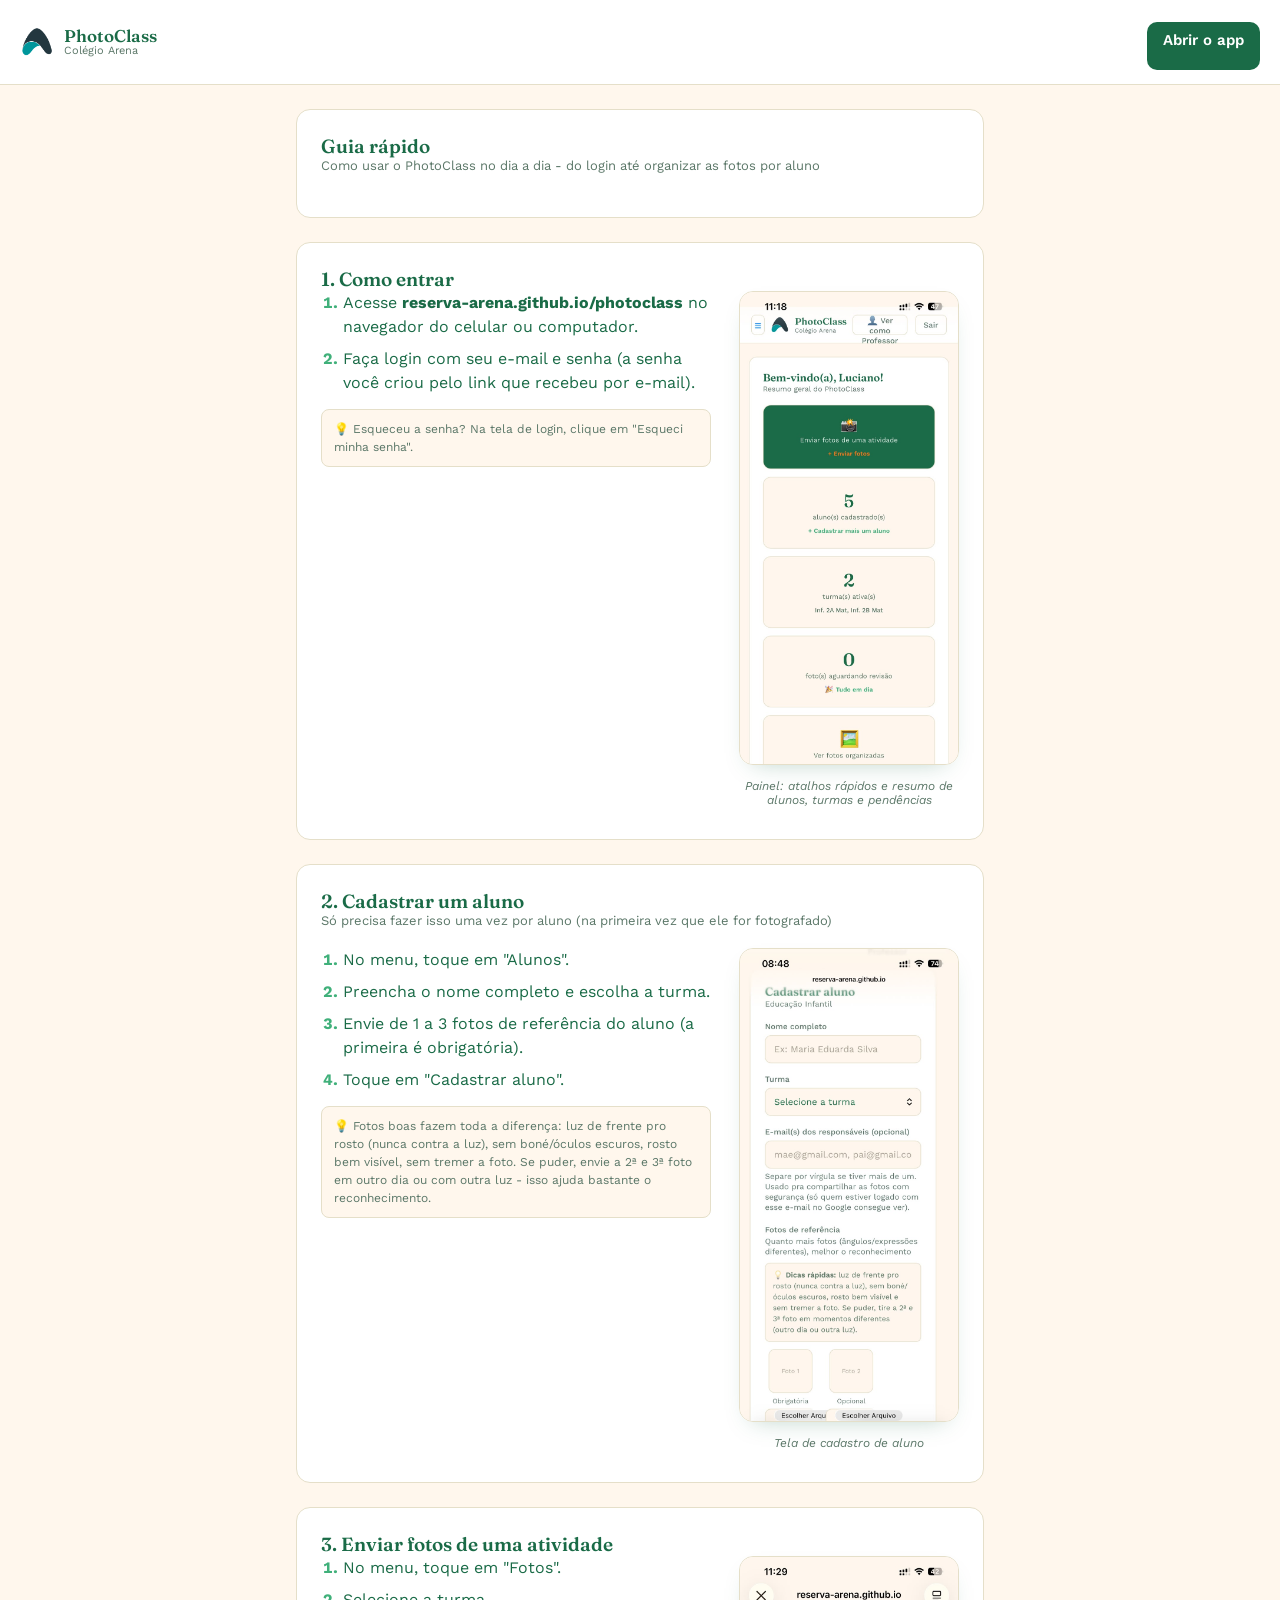
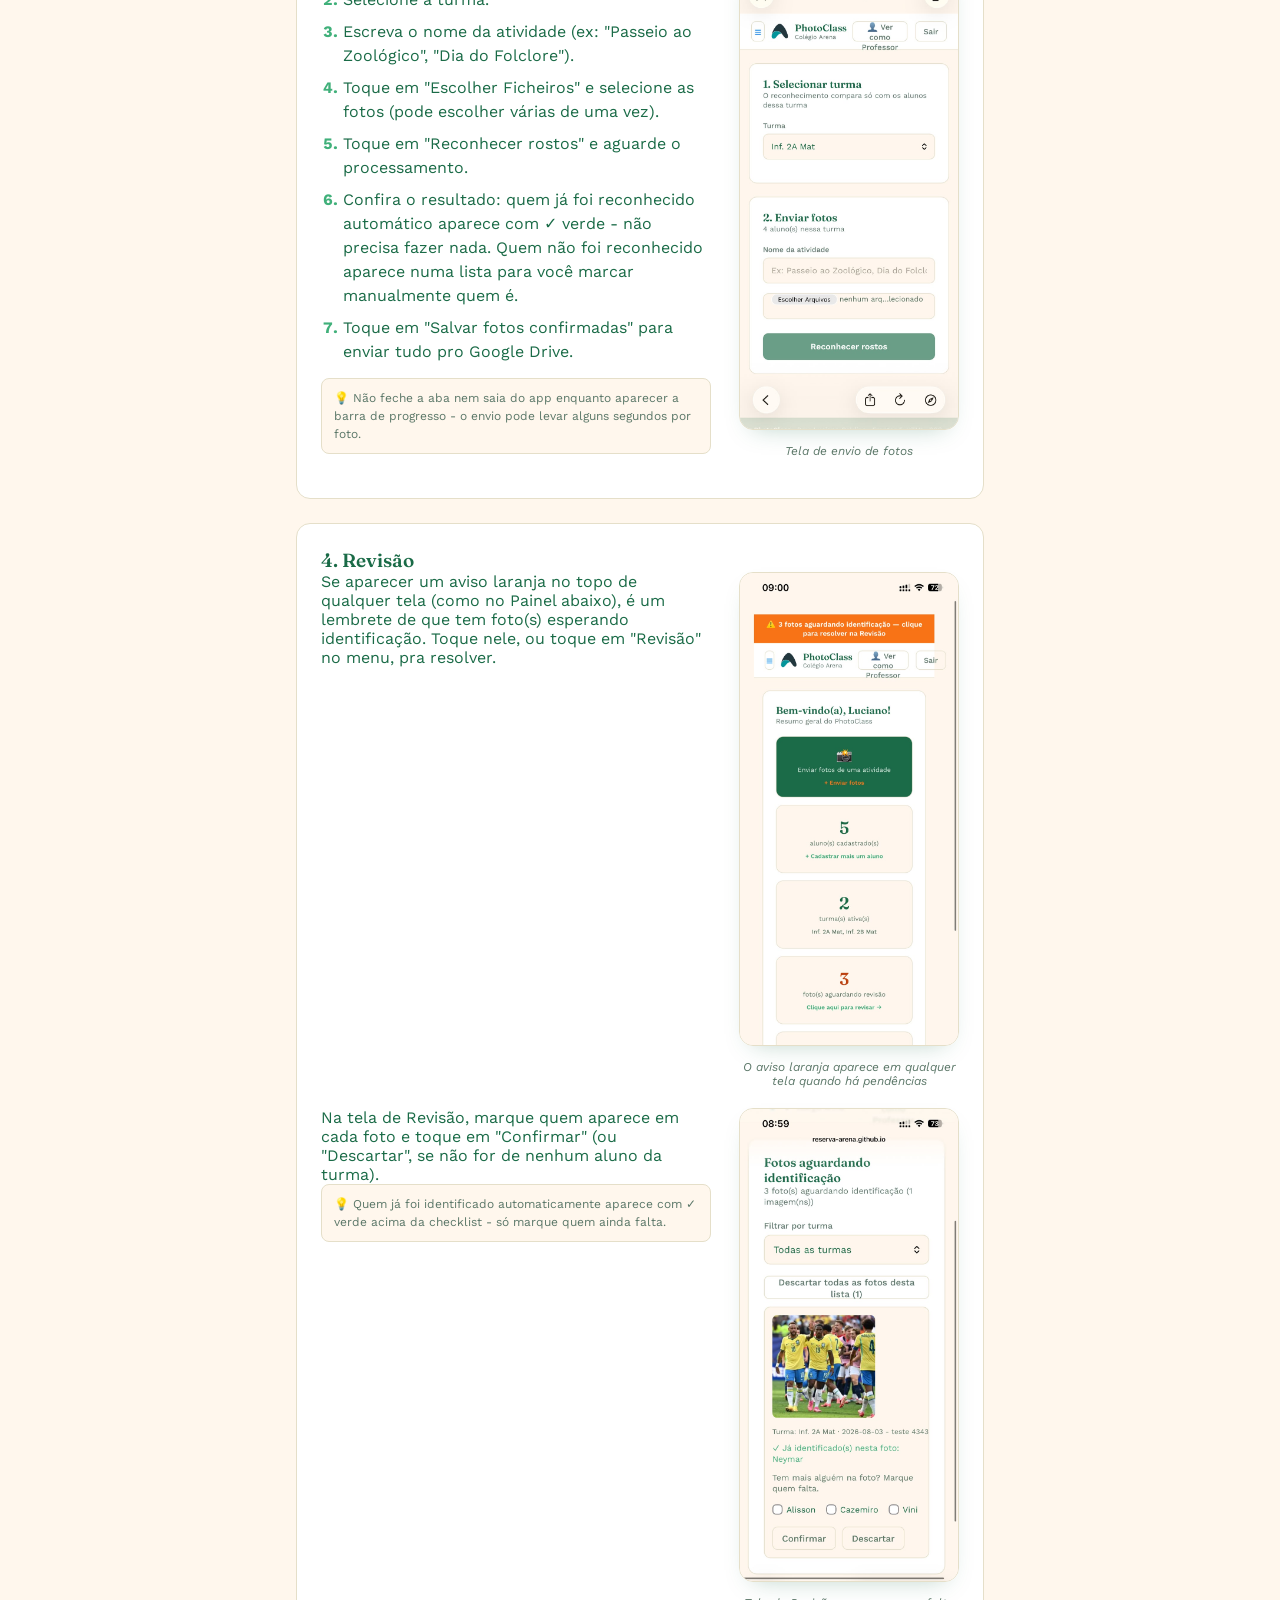
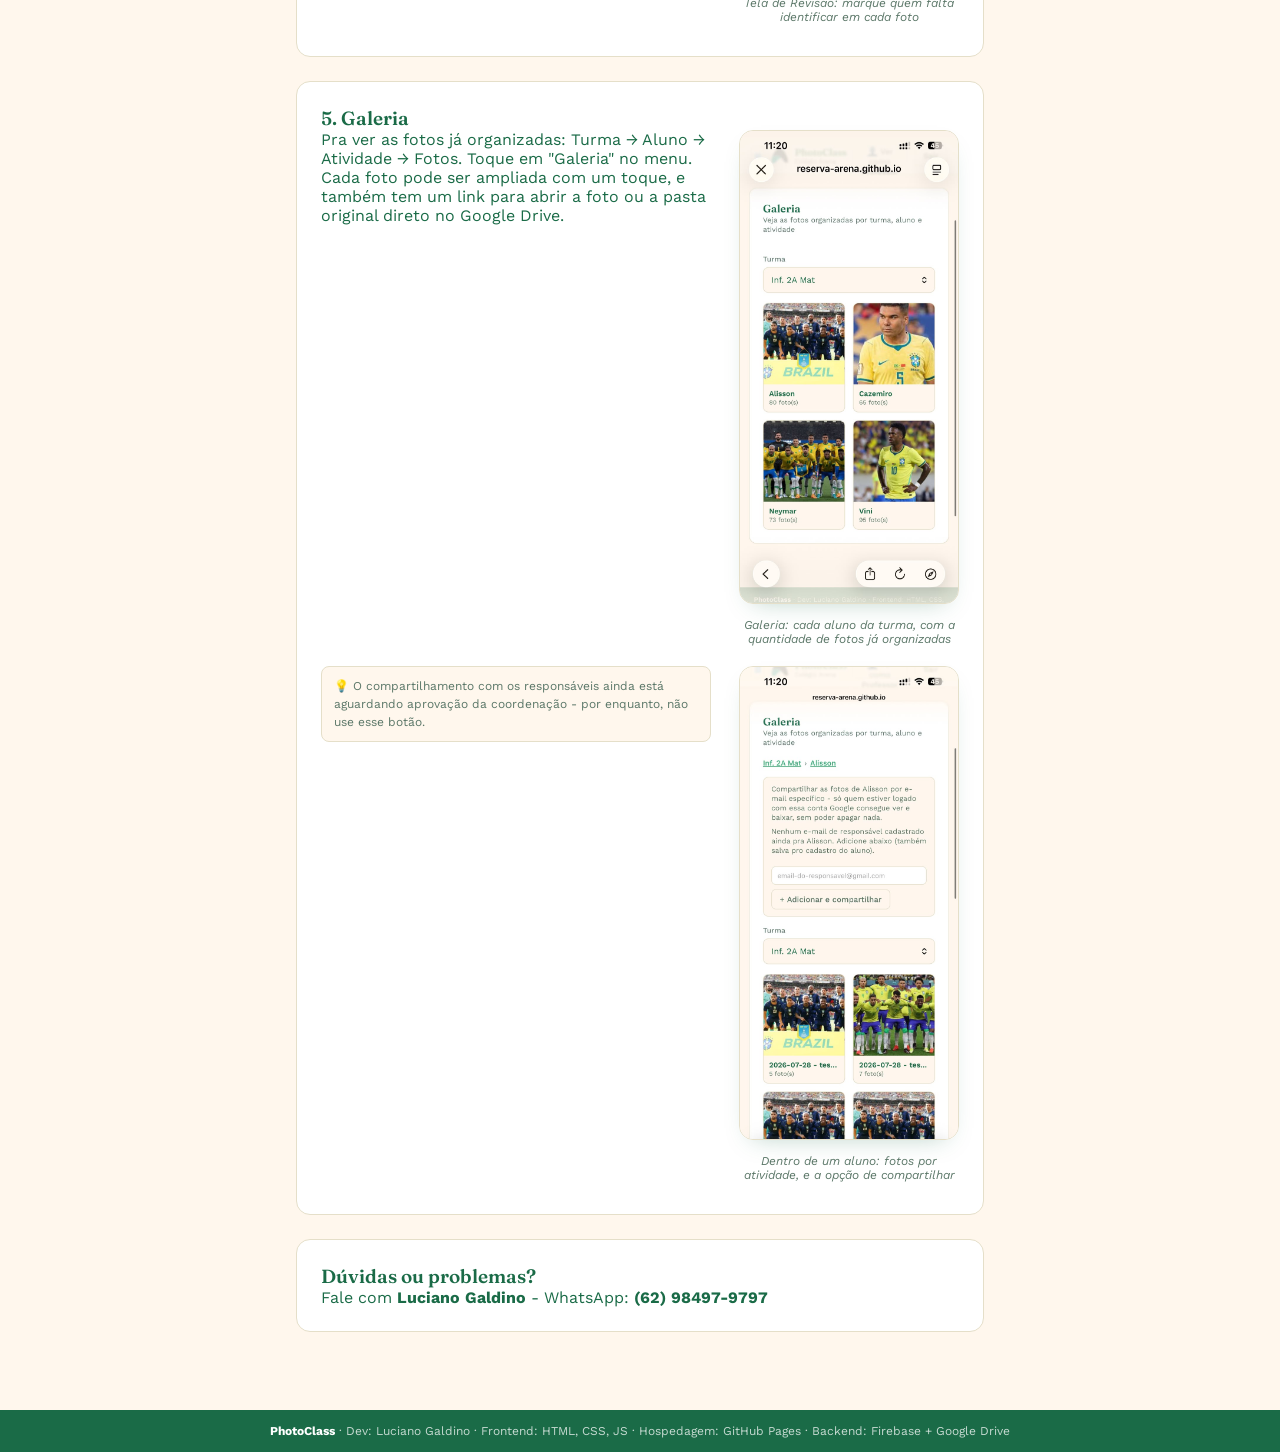
<file: guia.html>
<!DOCTYPE html>
<html lang="pt-BR">
<head>
  <meta charset="UTF-8">
  <meta name="viewport" content="width=device-width, initial-scale=1.0">
  <title>PhotoClass - Guia Rápido</title>
  <link rel="preconnect" href="https://fonts.googleapis.com">
  <link rel="preconnect" href="https://fonts.gstatic.com" crossorigin>
  <link href="https://fonts.googleapis.com/css2?family=Fraunces:wght@500;600&family=Work+Sans:wght@400;500;600&display=swap" rel="stylesheet">
  <link rel="stylesheet" href="css/style.css?v=20260821a">
</head>
<body>

  <header class="app-header">
    <div class="app-header-brand">
      <img src="img/arena-logo.png" alt="Colégio Arena" class="brand-logo">
      <div class="app-header-titles">
        <span class="app-header-title">PhotoClass</span>
        <span class="app-header-subtitle">Colégio Arena</span>
      </div>
    </div>
    <div class="app-header-actions">
      <a href="index.html" class="btn-primary" style="text-decoration:none; line-height:36px; padding: 0 16px;">Abrir o app</a>
    </div>
  </header>

  <main class="app-main">

    <section class="card">
      <h2>Guia rápido</h2>
      <p class="card-subtitle">Como usar o PhotoClass no dia a dia - do login até organizar as fotos por aluno</p>
    </section>

    <section class="card">
      <h2 id="entrar">1. Como entrar</h2>
      <div class="guia-bloco">
        <div class="guia-texto">
          <ol class="guia-passos">
            <li>Acesse <strong>reserva-arena.github.io/photoclass</strong> no navegador do celular ou computador.</li>
            <li>Faça login com seu e-mail e senha (a senha você criou pelo link que recebeu por e-mail).</li>
          </ol>
          <div class="photo-tips">💡 Esqueceu a senha? Na tela de login, clique em "Esqueci minha senha".</div>
        </div>
        <div class="guia-imagem">
          <img src="img/guia/painel.jpeg" alt="Tela do Painel" class="js-abrir-guia-foto">
          <p class="guia-legenda">Painel: atalhos rápidos e resumo de alunos, turmas e pendências</p>
        </div>
      </div>
    </section>

    <section class="card">
      <h2 id="cadastrar">2. Cadastrar um aluno</h2>
      <p class="card-subtitle">Só precisa fazer isso uma vez por aluno (na primeira vez que ele for fotografado)</p>
      <div class="guia-bloco">
        <div class="guia-texto">
          <ol class="guia-passos">
            <li>No menu, toque em "Alunos".</li>
            <li>Preencha o nome completo e escolha a turma.</li>
            <li>Envie de 1 a 3 fotos de referência do aluno (a primeira é obrigatória).</li>
            <li>Toque em "Cadastrar aluno".</li>
          </ol>
          <div class="photo-tips">💡 Fotos boas fazem toda a diferença: luz de frente pro rosto (nunca contra a luz), sem boné/óculos escuros, rosto bem visível, sem tremer a foto. Se puder, envie a 2ª e 3ª foto em outro dia ou com outra luz - isso ajuda bastante o reconhecimento.</div>
        </div>
        <div class="guia-imagem">
          <img src="img/guia/cadastrar-aluno.jpeg" alt="Tela de cadastro de aluno" class="js-abrir-guia-foto">
          <p class="guia-legenda">Tela de cadastro de aluno</p>
        </div>
      </div>
    </section>

    <section class="card">
      <h2 id="fotos">3. Enviar fotos de uma atividade</h2>
      <div class="guia-bloco">
        <div class="guia-texto">
          <ol class="guia-passos">
            <li>No menu, toque em "Fotos".</li>
            <li>Selecione a turma.</li>
            <li>Escreva o nome da atividade (ex: "Passeio ao Zoológico", "Dia do Folclore").</li>
            <li>Toque em "Escolher Ficheiros" e selecione as fotos (pode escolher várias de uma vez).</li>
            <li>Toque em "Reconhecer rostos" e aguarde o processamento.</li>
            <li>Confira o resultado: quem já foi reconhecido automático aparece com ✓ verde - não precisa fazer nada. Quem não foi reconhecido aparece numa lista para você marcar manualmente quem é.</li>
            <li>Toque em "Salvar fotos confirmadas" para enviar tudo pro Google Drive.</li>
          </ol>
          <div class="photo-tips">💡 Não feche a aba nem saia do app enquanto aparecer a barra de progresso - o envio pode levar alguns segundos por foto.</div>
        </div>
        <div class="guia-imagem">
          <img src="img/guia/fotos.jpeg" alt="Tela de envio de fotos" class="js-abrir-guia-foto">
          <p class="guia-legenda">Tela de envio de fotos</p>
        </div>
      </div>
    </section>

    <section class="card">
      <h2 id="revisao">4. Revisão</h2>
      <div class="guia-bloco">
        <div class="guia-texto">
          <p>Se aparecer um aviso laranja no topo de qualquer tela (como no Painel abaixo), é um lembrete de que tem foto(s) esperando identificação. Toque nele, ou toque em "Revisão" no menu, pra resolver.</p>
        </div>
        <div class="guia-imagem">
          <img src="img/guia/painel-alerta.jpeg" alt="Painel com aviso de fotos pendentes" class="js-abrir-guia-foto">
          <p class="guia-legenda">O aviso laranja aparece em qualquer tela quando há pendências</p>
        </div>
      </div>
      <div class="guia-bloco" style="margin-top: 20px;">
        <div class="guia-texto">
          <p>Na tela de Revisão, marque quem aparece em cada foto e toque em "Confirmar" (ou "Descartar", se não for de nenhum aluno da turma).</p>
          <div class="photo-tips">💡 Quem já foi identificado automaticamente aparece com ✓ verde acima da checklist - só marque quem ainda falta.</div>
        </div>
        <div class="guia-imagem">
          <img src="img/guia/revisao.jpeg" alt="Tela de Revisão" class="js-abrir-guia-foto">
          <p class="guia-legenda">Tela de Revisão: marque quem falta identificar em cada foto</p>
        </div>
      </div>
    </section>

    <section class="card">
      <h2 id="galeria">5. Galeria</h2>
      <div class="guia-bloco">
        <div class="guia-texto">
          <p>Pra ver as fotos já organizadas: Turma → Aluno → Atividade → Fotos. Toque em "Galeria" no menu. Cada foto pode ser ampliada com um toque, e também tem um link para abrir a foto ou a pasta original direto no Google Drive.</p>
        </div>
        <div class="guia-imagem">
          <img src="img/guia/galeria-turma.jpeg" alt="Tela da Galeria por turma" class="js-abrir-guia-foto">
          <p class="guia-legenda">Galeria: cada aluno da turma, com a quantidade de fotos já organizadas</p>
        </div>
      </div>
      <div class="guia-bloco" style="margin-top: 20px;">
        <div class="guia-texto">
          <div class="photo-tips">💡 O compartilhamento com os responsáveis ainda está aguardando aprovação da coordenação - por enquanto, não use esse botão.</div>
        </div>
        <div class="guia-imagem">
          <img src="img/guia/galeria-compartilhar.jpeg" alt="Tela de compartilhamento da Galeria" class="js-abrir-guia-foto">
          <p class="guia-legenda">Dentro de um aluno: fotos por atividade, e a opção de compartilhar</p>
        </div>
      </div>
    </section>

    <section class="card">
      <h2>Dúvidas ou problemas?</h2>
      <p>Fale com <strong>Luciano Galdino</strong> - WhatsApp: <strong>(62) 98497-9797</strong></p>
    </section>

  </main>

  <footer class="app-footer">
    <strong>PhotoClass</strong> · Dev: Luciano Galdino · Frontend: HTML, CSS, JS · Hospedagem: GitHub Pages · Backend: Firebase + Google Drive
  </footer>

  <script>
    document.querySelectorAll(".js-abrir-guia-foto").forEach((img) => {
      img.addEventListener("click", () => {
        const overlay = document.createElement("div");
        overlay.className = "lightbox-overlay";
        overlay.innerHTML = `<img src="${img.src}" alt="Foto ampliada">`;
        overlay.addEventListener("click", () => overlay.remove());
        document.body.appendChild(overlay);
      });
    });
  </script>
</body>
</html>
</file>
<file: css/style.css>
/* ============================================
   PhotoClass - Estilos Gerais
   ============================================
   Direção visual: paleta em tons de verde + creme, alinhada com o
   Reserva Arena (mesmo "ar de família" entre os apps da escola),
   tipografia serifada com personalidade para o nome do app,
   e um motivo de "fotos empilhadas" como assinatura visual —
   remete diretamente ao que o app faz: organizar fotos.
*/

:root {
  --color-bg: #FFF7ED;
  --color-navy: #1A6B47;
  --color-navy-light: #5B7768;
  --color-amber: #F97316;
  --color-amber-dark: #C2410C;
  --color-teal: #40B07A;
  --color-red: #EF4444;
  --color-white: #FFFFFF;
  --color-border: #E5DFC9;

  --font-display: 'Fraunces', serif;
  --font-body: 'Work Sans', system-ui, sans-serif;

  --radius: 14px;
}

* {
  margin: 0;
  padding: 0;
  box-sizing: border-box;
}

body {
  font-family: var(--font-body);
  background: var(--color-bg);
  color: var(--color-navy);
  min-height: 100vh;
}

/* ---------- Tela de Login ---------- */

.login-screen {
  min-height: 100vh;
  display: flex;
  align-items: center;
  justify-content: center;
  padding: 1.5rem;
  position: relative;
  overflow: hidden;
}

.photo-stack {
  position: absolute;
  width: 340px;
  height: 420px;
  pointer-events: none;
}

.stack-card {
  position: absolute;
  inset: 0;
  border-radius: var(--radius);
  border: 1px solid var(--color-border);
}

.stack-card--back {
  background: var(--color-amber);
  opacity: 0.18;
  transform: rotate(-7deg);
}

.stack-card--mid {
  background: var(--color-teal);
  opacity: 0.14;
  transform: rotate(5deg);
}

.login-card {
  position: relative;
  width: 100%;
  max-width: 380px;
  background: var(--color-white);
  border-radius: var(--radius);
  border: 1px solid var(--color-border);
  padding: 2.25rem 2rem;
  box-shadow: 0 20px 40px -20px rgba(26, 107, 71, 0.25);
}

.brand {
  display: flex;
  align-items: center;
  gap: 12px;
  margin-bottom: 2rem;
}

.brand-mark {
  width: 44px;
  height: 44px;
  flex-shrink: 0;
  border-radius: 10px;
  background: var(--color-amber);
  color: var(--color-navy);
  display: flex;
  align-items: center;
  justify-content: center;
  font-family: var(--font-display);
  font-weight: 600;
  font-size: 17px;
}

.brand h1 {
  font-family: var(--font-display);
  font-weight: 600;
  font-size: 22px;
  color: var(--color-navy);
  line-height: 1.2;
}

.brand-tagline {
  font-size: 13px;
  color: var(--color-navy-light);
  margin-top: 2px;
}

/* ---------- Formulário ---------- */

.field {
  margin-bottom: 1.1rem;
}

.field label {
  display: block;
  font-size: 13px;
  font-weight: 500;
  color: var(--color-navy-light);
  margin-bottom: 6px;
}

.field input {
  width: 100%;
  height: 46px;
  padding: 0 14px;
  font-family: var(--font-body);
  font-size: 15px;
  color: var(--color-navy);
  background: var(--color-bg);
  border: 1px solid var(--color-border);
  border-radius: 10px;
  outline: none;
  transition: border-color 0.15s ease, box-shadow 0.15s ease;
}

.field input::placeholder {
  color: #A6A290;
}

.field input:focus {
  border-color: var(--color-amber);
  box-shadow: 0 0 0 3px rgba(249, 115, 22, 0.25);
}

.error-message {
  font-size: 13px;
  color: var(--color-red);
  background: rgba(239, 68, 68, 0.08);
  border-radius: 8px;
  padding: 10px 12px;
  margin-bottom: 1rem;
}

.btn-primary {
  width: 100%;
  height: 48px;
  margin-top: 0.5rem;
  background: var(--color-navy);
  color: var(--color-white);
  font-family: var(--font-body);
  font-weight: 600;
  font-size: 15px;
  border: none;
  border-radius: 10px;
  cursor: pointer;
  transition: background 0.15s ease, transform 0.1s ease;
}

.btn-primary:hover {
  background: var(--color-navy-light);
}

.btn-primary:active {
  transform: scale(0.98);
}

.btn-primary:disabled {
  opacity: 0.65;
  cursor: default;
}

/* ---------- Responsivo (mobile-first já é o padrão acima) ---------- */

@media (max-width: 420px) {
  .login-card {
    padding: 1.75rem 1.5rem;
  }

  .photo-stack {
    display: none;
  }
}

/* ============================================
   Layout interno do app (páginas pós-login)
   ============================================ */

.app-header {
  position: relative;
  display: flex;
  align-items: center;
  gap: 10px;
  padding: 14px 20px;
  background: var(--color-white);
  border-bottom: 1px solid var(--color-border);
}

.app-header-brand {
  display: flex;
  align-items: center;
  gap: 10px;
}

.app-header .brand-mark {
  width: 34px;
  height: 34px;
  font-size: 13px;
}

.brand-logo {
  width: 34px;
  height: 34px;
  object-fit: contain;
  flex-shrink: 0;
}

.app-header-titles {
  display: flex;
  flex-direction: column;
  line-height: 1.15;
}

.app-header-subtitle {
  font-size: 11px;
  color: var(--color-navy-light);
}

.brand-logo--grande {
  width: 44px;
  height: 44px;
}

.app-header-title {
  font-family: var(--font-display);
  font-weight: 600;
  font-size: 17px;
  color: var(--color-navy);
}

.app-header-actions {
  display: flex;
  align-items: center;
  gap: 14px;
  margin-left: auto;
}

.app-header-email {
  font-size: 12px;
  color: var(--color-navy-light);
  word-break: break-all;
}

.btn-ghost {
  height: 36px;
  padding: 0 14px;
  background: transparent;
  color: var(--color-navy-light);
  font-family: var(--font-body);
  font-weight: 500;
  font-size: 14px;
  border: 1px solid var(--color-border);
  border-radius: 8px;
  cursor: pointer;
}

.btn-ghost:hover {
  background: var(--color-bg);
}

/* ---------- Menu lateral fixo (desktop) + barra + gaveta (celular) ---------- */

.app-topbar-mobile {
  display: none;
}

.mobile-menu-toggle {
  display: inline-flex;
  align-items: center;
  justify-content: center;
  width: 36px;
  height: 36px;
  border-radius: 8px;
  border: 1px solid var(--color-border);
  background: var(--color-white);
  font-size: 18px;
  cursor: pointer;
  flex-shrink: 0;
}

.app-sidebar {
  position: fixed;
  top: 0;
  left: 0;
  bottom: 0;
  width: 240px;
  background: var(--color-white);
  border-right: 1px solid var(--color-border);
  display: flex;
  flex-direction: column;
  z-index: 50;
  overflow-y: auto;
}

.app-sidebar-brand {
  display: flex;
  align-items: center;
  gap: 10px;
  padding: 20px 18px;
  border-bottom: 1px solid var(--color-border);
  flex-shrink: 0;
}

.app-header-nav {
  display: flex;
  flex-direction: column;
  gap: 2px;
  padding: 12px;
  flex: 1;
}

.app-header-nav a {
  font-size: 14px;
  font-weight: 500;
  color: var(--color-navy-light);
  text-decoration: none;
  padding: 10px 12px;
  border-radius: 8px;
}

.app-header-nav a:hover {
  background: var(--color-bg);
}

.app-header-nav a.active {
  background: var(--color-navy);
  color: var(--color-white);
  font-weight: 600;
}

.app-sidebar-footer {
  margin-top: auto;
  padding: 14px 12px 4px;
  border-top: 1px solid var(--color-border);
  display: flex;
  flex-direction: column;
  gap: 8px;
}

body.tem-sidebar .app-main {
  margin-left: 264px;
  margin-right: auto;
}

body.tem-sidebar .app-footer {
  margin-left: 240px;
}

body.tem-sidebar .alerta-pendentes-banner {
  margin-left: 240px;
}

@media (max-width: 860px) {
  .app-topbar-mobile {
    display: flex;
    align-items: center;
    gap: 10px;
    position: fixed;
    top: 0;
    left: 0;
    right: 0;
    height: 56px;
    background: var(--color-white);
    border-bottom: 1px solid var(--color-border);
    padding: 0 14px;
    z-index: 80;
  }

  .app-topbar-mobile-brand {
    display: flex;
    align-items: center;
    gap: 8px;
  }

  .app-topbar-mobile-title {
    font-family: var(--font-display);
    font-weight: 600;
    font-size: 16px;
    color: var(--color-navy);
  }

  .app-sidebar {
    width: 0;
    border-right: none;
    overflow: visible;
  }

  .app-sidebar-brand {
    display: none;
  }

  .app-header-nav {
    position: fixed;
    top: 0;
    left: 0;
    bottom: 0;
    width: 260px;
    background: var(--color-white);
    box-shadow: 4px 0 24px rgba(0, 0, 0, 0.18);
    transform: translateX(-100%);
    transition: transform 0.25s ease;
    z-index: 90;
    padding: 70px 12px 16px;
    overflow-y: auto;
    gap: 2px;
  }

  .app-header-nav.aberto {
    transform: translateX(0);
  }

  body.tem-sidebar .app-main {
    margin-left: 0;
    margin-right: 0;
    margin-top: 56px;
    max-width: 100%;
  }

  body.tem-sidebar .app-footer {
    margin-left: 0;
  }

  body.tem-sidebar .alerta-pendentes-banner {
    margin-left: 0;
    margin-top: 56px;
  }
}

.app-main {
  max-width: 720px;
  margin: 0 auto;
  padding: 1.5rem 1rem 3rem;
  display: flex;
  flex-direction: column;
  gap: 1.5rem;
}

.card {
  background: var(--color-white);
  border: 1px solid var(--color-border);
  border-radius: var(--radius);
  padding: 1.5rem;
}

.card h2 {
  font-family: var(--font-display);
  font-weight: 600;
  font-size: 19px;
  color: var(--color-navy);
}

.card-subtitle {
  font-size: 13px;
  color: var(--color-navy-light);
  margin-bottom: 1.25rem;
}

.success-message {
  font-size: 13px;
  color: var(--color-teal);
  background: rgba(64, 176, 122, 0.1);
  border-radius: 8px;
  padding: 10px 12px;
  margin-bottom: 1rem;
}

/* ---------- Upload de foto ---------- */

.photo-upload {
  display: flex;
  align-items: center;
  gap: 14px;
}

.photo-preview {
  width: 56px;
  height: 56px;
  flex-shrink: 0;
  border-radius: 50%;
  background: var(--color-bg);
  border: 1px solid var(--color-border);
  display: flex;
  align-items: center;
  justify-content: center;
  overflow: hidden;
}

.photo-preview img {
  width: 100%;
  height: 100%;
  object-fit: cover;
}

.photo-preview-placeholder {
  font-size: 10px;
  color: #A6A290;
  text-align: center;
}

.photo-upload-multi {
  display: flex;
  gap: 16px;
  flex-wrap: wrap;
}

.photo-slot {
  display: flex;
  flex-direction: column;
  align-items: center;
  gap: 6px;
  width: 84px;
}

.photo-slot .photo-preview {
  width: 72px;
  height: 72px;
  border-radius: 10px;
}

.photo-slot-label {
  font-size: 11px;
  color: var(--color-navy-light);
  text-align: center;
}

.photo-slot input[type="file"] {
  width: 100%;
  font-size: 10px;
}

.photo-tips {
  font-size: 12px;
  line-height: 1.5;
  color: var(--color-navy-light);
  background: var(--color-bg);
  border: 1px solid var(--color-border);
  border-radius: 8px;
  padding: 10px 12px;
  margin-bottom: 12px;
}

/* ---------- Barra de progresso (processamento de fotos) ---------- */

.processing-banner {
  position: sticky;
  top: 0;
  z-index: 20;
  background: var(--color-navy);
  color: var(--color-white);
  border-radius: 12px;
  padding: 14px 16px;
  margin-bottom: 16px;
  box-shadow: 0 4px 16px rgba(0, 0, 0, 0.15);
}

.processing-banner-warning {
  font-size: 13px;
  font-weight: 600;
  margin-bottom: 8px;
  display: flex;
  align-items: center;
  gap: 6px;
}

.progress-bar {
  width: 100%;
  height: 8px;
  background: rgba(255, 255, 255, 0.2);
  border-radius: 999px;
  overflow: hidden;
}

.progress-bar-fill {
  height: 100%;
  width: 0%;
  background: var(--color-teal);
  border-radius: 999px;
  transition: width 0.2s ease;
}

.progress-text {
  font-size: 12px;
  margin-top: 6px;
  opacity: 0.9;
}

/* ---------- Painel - resumo em números ---------- */

.stats-grid {
  display: grid;
  grid-template-columns: repeat(auto-fit, minmax(150px, 1fr));
  gap: 14px;
}

.stat-card {
  display: flex;
  flex-direction: column;
  align-items: center;
  justify-content: center;
  gap: 4px;
  padding: 24px 16px;
  border-radius: var(--radius);
  border: 1px solid var(--color-border);
  background: var(--color-bg);
  text-decoration: none;
  transition: transform 0.15s ease, box-shadow 0.15s ease;
}

.stat-card--destaque {
  grid-column: 1 / -1;
  padding: 20px 16px;
}

.stat-card--destaque .stat-number {
  font-size: 24px;
}

a.stat-card:hover {
  transform: translateY(-2px);
  box-shadow: 0 8px 20px -12px rgba(26, 107, 71, 0.35);
}

.stat-number {
  font-family: var(--font-display);
  font-size: 32px;
  font-weight: 600;
  color: var(--color-navy);
  line-height: 1.1;
}

.stat-label {
  font-size: 12px;
  color: var(--color-navy-light);
  text-align: center;
}

.stat-card--alert .stat-number {
  color: var(--color-amber-dark);
}

.stat-cta {
  font-size: 11px;
  font-weight: 600;
  color: var(--color-teal);
  margin-top: 6px;
}

.stat-cta--info {
  color: var(--color-navy-light);
  font-weight: 500;
}

.stat-card--acao {
  background: var(--color-navy);
}

.stat-card--acao .stat-number {
  color: var(--color-white);
  font-size: 28px;
}

.stat-card--acao .stat-label {
  color: rgba(255, 255, 255, 0.85);
}

.stat-card--acao .stat-cta {
  color: var(--color-amber);
}

/* ---------- Faixa de alerta de fotos pendentes (topo de qualquer página) ---------- */

.alerta-pendentes-banner {
  display: block;
  text-align: center;
  padding: 10px 16px;
  background: var(--color-amber);
  color: var(--color-white);
  font-size: 13px;
  font-weight: 600;
  text-decoration: none;
  cursor: pointer;
}

.alerta-pendentes-banner:hover {
  background: var(--color-amber-dark);
}

/* ---------- Revisão - checklist de alunos (multi-seleção) ---------- */

.revisao-alunos-checklist {
  display: flex;
  flex-wrap: wrap;
  gap: 4px 16px;
  margin: 6px 0 10px;
}

.revisao-aluno-opcao {
  display: flex;
  align-items: center;
  gap: 6px;
  font-size: 13px;
  color: var(--color-navy);
}

/* ---------- Galeria ---------- */

.galeria-breadcrumb {
  display: flex;
  flex-wrap: wrap;
  align-items: center;
  gap: 6px;
  font-size: 13px;
  margin-bottom: 16px;
}

.galeria-breadcrumb button {
  background: none;
  border: none;
  color: var(--color-teal);
  font-weight: 600;
  font-size: 13px;
  cursor: pointer;
  padding: 0;
  text-decoration: underline;
}

.galeria-breadcrumb span.galeria-separador {
  color: var(--color-navy-light);
}

.galeria-breadcrumb span.galeria-atual {
  color: var(--color-navy-light);
}

.galeria-grid {
  display: grid;
  grid-template-columns: repeat(auto-fill, minmax(140px, 1fr));
  gap: 14px;
  margin-top: 16px;
}

.galeria-card {
  display: flex;
  flex-direction: column;
  border: 1px solid var(--color-border);
  border-radius: 10px;
  overflow: hidden;
  background: var(--color-bg);
  cursor: pointer;
  text-align: left;
  padding: 0;
  font-family: inherit;
}

.galeria-card-capa {
  width: 100%;
  aspect-ratio: 1;
  object-fit: cover;
  background: var(--color-border);
  display: block;
}

.galeria-card-info {
  padding: 8px 10px 10px;
  display: flex;
  flex-direction: column;
  gap: 2px;
}

.galeria-card-data {
  font-size: 10px;
  font-weight: 600;
  color: var(--color-teal);
  text-transform: uppercase;
  letter-spacing: 0.03em;
}

.galeria-card-nome {
  font-size: 13px;
  font-weight: 600;
  color: var(--color-navy);
  display: -webkit-box;
  -webkit-line-clamp: 2;
  -webkit-box-orient: vertical;
  overflow: hidden;
  line-height: 1.3;
}

.galeria-card-contagem {
  font-size: 11px;
  color: var(--color-navy-light);
}

.galeria-foto-wrapper {
  position: relative;
}

.galeria-foto-wrapper img {
  width: 100%;
  aspect-ratio: 1;
  object-fit: cover;
  border-radius: 10px;
  cursor: zoom-in;
  display: block;
}

.galeria-foto-drive-link {
  display: block;
  text-align: center;
  font-size: 11px;
  font-weight: 600;
  color: var(--color-teal);
  text-decoration: none;
  margin-top: 4px;
}

.galeria-abrir-drive {
  display: inline-block;
  font-size: 12px;
  font-weight: 600;
  color: var(--color-teal);
  text-decoration: none;
  margin-bottom: 14px;
  grid-column: 1 / -1;
}

.galeria-modo-toggle {
  display: flex;
  gap: 8px;
}

.galeria-modo-btn {
  flex: 1;
  padding: 10px 12px;
  border-radius: 10px;
  border: 1px solid var(--color-border);
  background: var(--color-white);
  color: var(--color-navy-light);
  font-size: 13px;
  font-weight: 600;
  cursor: pointer;
}

.galeria-modo-btn--ativo {
  background: var(--color-navy);
  border-color: var(--color-navy);
  color: var(--color-white);
}

.galeria-foto-com-nome {
  position: relative;
}

.galeria-foto-nome-tag {
  position: absolute;
  bottom: 8px;
  left: 8px;
  background: rgba(26, 107, 71, 0.85);
  color: #fff;
  font-size: 11px;
  font-weight: 600;
  padding: 2px 8px;
  border-radius: 999px;
  pointer-events: none;
}

.galeria-compartilhar {
  background: var(--color-bg);
  border: 1px solid var(--color-border);
  border-radius: 10px;
  padding: 12px 14px;
  margin-bottom: 16px;
}

.galeria-compartilhar-link {
  display: flex;
  align-items: center;
  gap: 8px;
  flex-wrap: wrap;
  margin-top: 8px;
}

.galeria-compartilhar-link input {
  flex: 1;
  min-width: 180px;
  font-size: 12px;
  padding: 8px 10px;
  border-radius: 8px;
  border: 1px solid var(--color-border);
  background: var(--color-white);
  color: var(--color-navy);
}

.galeria-email-item {
  display: flex;
  align-items: center;
  justify-content: space-between;
  gap: 10px;
  padding: 6px 0;
  font-size: 13px;
  color: var(--color-navy);
  border-bottom: 1px solid var(--color-border);
}

.galeria-email-item:last-child {
  border-bottom: none;
}

input[type="file"] {
  font-family: var(--font-body);
  font-size: 13px;
  color: var(--color-navy-light);
}

/* ---------- Grid de alunos ---------- */

.students-grid {
  display: grid;
  grid-template-columns: repeat(auto-fill, minmax(140px, 1fr));
  gap: 12px;
}

.student-card {
  position: relative;
  border: 1px solid var(--color-border);
  border-radius: 10px;
  padding: 10px;
  text-align: center;
  background: var(--color-bg);
}

.student-photo {
  width: 64px;
  height: 64px;
  border-radius: 50%;
  object-fit: cover;
  margin-bottom: 8px;
}

.student-name {
  font-size: 13px;
  font-weight: 500;
  color: var(--color-navy);
  line-height: 1.3;
}

.student-class {
  font-size: 11px;
  color: var(--color-navy-light);
  margin-top: 2px;
}

.student-delete {
  position: absolute;
  top: 6px;
  right: 6px;
  width: 20px;
  height: 20px;
  border-radius: 50%;
  background: var(--color-white);
  border: 1px solid var(--color-border);
  color: var(--color-red);
  font-size: 14px;
  line-height: 1;
  cursor: pointer;
  display: flex;
  align-items: center;
  justify-content: center;
}

.student-edit {
  position: absolute;
  top: 6px;
  left: 6px;
  width: 20px;
  height: 20px;
  border-radius: 50%;
  background: var(--color-white);
  border: 1px solid var(--color-border);
  color: var(--color-navy-light);
  font-size: 11px;
  line-height: 1;
  cursor: pointer;
  display: flex;
  align-items: center;
  justify-content: center;
}

.empty-state {
  font-size: 13px;
  color: var(--color-navy-light);
  padding: 1rem 0;
}

/* ---------- Select (turma) ---------- */

select {
  width: 100%;
  height: 46px;
  padding: 0 14px;
  font-family: var(--font-body);
  font-size: 15px;
  color: var(--color-navy);
  background: var(--color-bg);
  border: 1px solid var(--color-border);
  border-radius: 10px;
  outline: none;
}

/* ---------- Resultados do reconhecimento ---------- */

.results-list {
  display: flex;
  flex-direction: column;
  gap: 14px;
}

.result-item {
  display: flex;
  gap: 14px;
  padding: 12px;
  background: var(--color-bg);
  border: 1px solid var(--color-border);
  border-radius: 10px;
  flex-wrap: wrap;
}

.result-photo {
  width: 96px;
  height: 96px;
  object-fit: cover;
  border-radius: 8px;
  flex-shrink: 0;
}

.result-photo--grande {
  width: 160px;
  height: 160px;
  cursor: zoom-in;
}

@media (min-width: 640px) {
  .result-photo--grande {
    width: 220px;
    height: 220px;
  }
}

.lightbox-overlay {
  position: fixed;
  inset: 0;
  background: rgba(15, 20, 15, 0.85);
  display: flex;
  align-items: center;
  justify-content: center;
  padding: 24px;
  z-index: 100;
  cursor: zoom-out;
}

.lightbox-overlay img {
  max-width: 100%;
  max-height: 100%;
  border-radius: 10px;
  box-shadow: 0 20px 60px rgba(0, 0, 0, 0.5);
}

/* ---------- Troca de senha obrigatória (primeiro acesso) ---------- */

.senha-temp-overlay {
  position: fixed;
  inset: 0;
  background: rgba(15, 20, 15, 0.85);
  display: flex;
  align-items: center;
  justify-content: center;
  padding: 24px;
  z-index: 300;
}

.senha-temp-card {
  background: var(--color-white);
  border-radius: var(--radius);
  padding: 2rem;
  max-width: 420px;
  width: 100%;
  box-shadow: 0 20px 60px rgba(0, 0, 0, 0.5);
}

.senha-temp-card h2 {
  font-family: var(--font-display);
  font-weight: 600;
  font-size: 20px;
  color: var(--color-navy);
  margin-bottom: 8px;
}

/* ---------- Aviso de nova versão disponível ---------- */

.aviso-nova-versao-overlay {
  position: fixed;
  inset: 0;
  background: rgba(15, 20, 15, 0.75);
  display: flex;
  align-items: center;
  justify-content: center;
  padding: 24px;
  z-index: 400;
}

.aviso-nova-versao-card {
  background: var(--color-white);
  border-radius: var(--radius);
  padding: 2rem;
  max-width: 380px;
  width: 100%;
  text-align: center;
  box-shadow: 0 20px 60px rgba(0, 0, 0, 0.5);
}

.aviso-nova-versao-icone {
  font-size: 36px;
  margin-bottom: 8px;
}

.aviso-nova-versao-card h2 {
  font-family: var(--font-display);
  font-weight: 600;
  font-size: 20px;
  color: var(--color-navy);
  margin-bottom: 8px;
}

.aviso-nova-versao-botoes {
  display: flex;
  flex-direction: column;
  gap: 8px;
  margin-top: 18px;
}

/* ---------- Captura pela câmera (estilo app de scanner) ---------- */

.camera-overlay {
  position: fixed;
  inset: 0;
  background: #000;
  z-index: 200;
  display: flex;
  flex-direction: column;
}

.camera-overlay.camera-flash::after {
  content: "";
  position: fixed;
  inset: 0;
  background: #fff;
  opacity: 0.7;
  pointer-events: none;
  z-index: 201;
}

.camera-topo {
  display: flex;
  align-items: center;
  justify-content: space-between;
  padding: 14px 16px;
  color: #fff;
  font-size: 13px;
  font-weight: 600;
}

.camera-botao-fechar {
  background: rgba(255, 255, 255, 0.15);
  border: none;
  color: #fff;
  width: 32px;
  height: 32px;
  border-radius: 50%;
  font-size: 16px;
  cursor: pointer;
}

.camera-video-wrap {
  flex: 1;
  position: relative;
  overflow: hidden;
  display: flex;
  align-items: center;
  justify-content: center;
  background: #111;
}

.camera-video-wrap video {
  width: 100%;
  height: 100%;
  object-fit: cover;
}

.camera-erro {
  position: absolute;
  inset: 16px;
  color: #fff;
  text-align: center;
  font-size: 14px;
  display: flex;
  align-items: center;
  justify-content: center;
}

.camera-miniaturas {
  display: flex;
  gap: 8px;
  padding: 10px 12px;
  overflow-x: auto;
  background: #000;
}

.camera-miniatura {
  position: relative;
  flex: 0 0 auto;
  width: 56px;
  height: 56px;
  border-radius: 8px;
  overflow: hidden;
  border: 1px solid rgba(255, 255, 255, 0.3);
}

.camera-miniatura img {
  width: 100%;
  height: 100%;
  object-fit: cover;
  display: block;
}

.camera-miniatura-remover {
  position: absolute;
  top: 2px;
  right: 2px;
  width: 18px;
  height: 18px;
  border-radius: 50%;
  border: none;
  background: rgba(0, 0, 0, 0.7);
  color: #fff;
  font-size: 11px;
  line-height: 1;
  cursor: pointer;
}

.camera-controles {
  display: grid;
  grid-template-columns: 1fr auto 1fr;
  align-items: center;
  gap: 8px;
  padding: 14px 12px 22px;
  background: #000;
}

.camera-botao-claro {
  background: rgba(255, 255, 255, 0.1) !important;
  border-color: rgba(255, 255, 255, 0.3) !important;
  color: #fff !important;
  justify-self: start;
  padding: 8px 12px !important;
  font-size: 13px !important;
  white-space: nowrap;
}

.camera-controles .btn-primary {
  justify-self: end;
  padding: 8px 12px;
  font-size: 13px;
  max-width: 100%;
  white-space: nowrap;
  overflow: hidden;
  text-overflow: ellipsis;
}

.camera-botao-capturar {
  width: 60px;
  height: 60px;
  border-radius: 50%;
  background: #fff;
  border: 4px solid rgba(255, 255, 255, 0.4);
  justify-self: center;
  cursor: pointer;
}

.camera-botao-capturar:active {
  background: #ddd;
}

.camera-abrir-btn {
  display: inline-flex;
  align-items: center;
  gap: 6px;
  margin-top: 8px;
}

.result-faces {
  flex: 1;
  min-width: 180px;
  display: flex;
  flex-direction: column;
  gap: 8px;
  justify-content: center;
}

.result-face {
  display: flex;
  align-items: center;
  gap: 10px;
  flex-wrap: wrap;
}

.face-select {
  height: 36px;
  font-size: 13px;
  padding: 0 10px;
  flex: 1;
  min-width: 140px;
}

.face-confidence {
  font-size: 11px;
  color: var(--color-navy-light);
  white-space: nowrap;
}

.face-auto-badge {
  display: flex;
  align-items: center;
  gap: 8px;
  flex-wrap: wrap;
  font-size: 13px;
  font-weight: 600;
  color: var(--color-navy);
}

.face-auto-badge .face-auto-check {
  color: var(--color-teal);
}

.face-auto-corrigir {
  font-size: 12px;
  font-weight: 500;
  background: none;
  border: none;
  color: var(--color-navy-light);
  text-decoration: underline;
  cursor: pointer;
  padding: 0;
}

.foto-ignorar-opcao {
  display: flex;
  align-items: center;
  gap: 6px;
  font-size: 12px;
  font-weight: 600;
  color: var(--color-red);
  margin-top: 10px;
  cursor: pointer;
}

.result-item--ignorada {
  opacity: 0.45;
}

/* ---------- Fotos totalmente resolvidas (compactas) ---------- */

.fotos-resolvidas-grid {
  display: grid;
  grid-template-columns: repeat(auto-fill, minmax(110px, 1fr));
  gap: 10px;
}

.foto-resolvida {
  display: flex;
  flex-direction: column;
  border: 1px solid var(--color-border);
  border-radius: 10px;
  overflow: hidden;
  background: var(--color-bg);
  padding: 0;
}

.foto-resolvida-img {
  width: 100%;
  aspect-ratio: 1;
  object-fit: cover;
  cursor: zoom-in;
  display: block;
}

.foto-resolvida-info {
  padding: 6px 8px 8px;
  display: flex;
  flex-direction: column;
  gap: 2px;
}

.foto-resolvida-nomes {
  font-size: 11px;
  font-weight: 600;
  color: var(--color-teal);
  overflow: hidden;
  text-overflow: ellipsis;
  white-space: nowrap;
}

.foto-resolvida-detalhes-btn {
  background: none;
  border: none;
  padding: 0;
  font-size: 10px;
  color: var(--color-navy-light);
  text-decoration: underline;
  cursor: pointer;
  text-align: left;
}

.foto-resolvida-detalhes {
  padding: 0 8px 10px;
}

.save-review-link--ok {
  border-color: var(--color-teal) !important;
  color: var(--color-teal) !important;
}

/* ---------- Guia de uso ---------- */

.guia-bloco {
  display: flex;
  gap: 28px;
  align-items: flex-start;
  flex-wrap: wrap;
  margin-bottom: 8px;
}

.guia-texto {
  flex: 1 1 320px;
  min-width: 260px;
}

.guia-imagem {
  flex: 0 1 220px;
  text-align: center;
  margin: 0 auto;
}

.guia-imagem img {
  width: 100%;
  max-width: 220px;
  border-radius: 14px;
  border: 1px solid var(--color-border);
  box-shadow: 0 10px 24px -14px rgba(26, 107, 71, 0.35);
  cursor: zoom-in;
}

.guia-legenda {
  font-size: 12px;
  color: var(--color-navy-light);
  font-style: italic;
  margin-top: 10px;
}

.guia-passos {
  margin: 0 0 14px;
  padding-left: 22px;
}

.guia-passos li {
  margin-bottom: 8px;
  line-height: 1.5;
}

.guia-passos li::marker {
  color: var(--color-teal);
  font-weight: 700;
}

@media (max-width: 680px) {
  .guia-bloco {
    flex-direction: column;
  }
  .guia-imagem {
    order: -1;
    max-width: 240px;
  }
}

/* ---------- Rodapé ---------- */

.app-footer {
  background: var(--color-navy);
  color: rgba(255, 255, 255, 0.75);
  text-align: center;
  padding: 14px 20px;
  font-size: 12px;
  margin-top: 30px;
}

.app-footer strong {
  color: var(--color-white);
}

/* ---------- Tela de Professoras ---------- */

.turmas-checklist {
  display: flex;
  flex-direction: column;
  gap: 10px;
  max-height: 280px;
  overflow-y: auto;
  border: 1px solid var(--color-border);
  border-radius: 10px;
  padding: 12px;
}

.turmas-checklist-group-label {
  font-size: 11px;
  font-weight: 600;
  color: var(--color-navy-light);
  text-transform: uppercase;
  letter-spacing: 0.03em;
  margin: 6px 0 4px;
}

.turmas-checklist-group-label:first-child {
  margin-top: 0;
}

.turmas-checklist-option {
  display: flex;
  align-items: center;
  gap: 8px;
  font-size: 13px;
  color: var(--color-navy);
  padding: 2px 0;
}

.professor-item {
  display: flex;
  justify-content: space-between;
  align-items: flex-start;
  gap: 12px;
  padding: 12px;
  background: var(--color-bg);
  border: 1px solid var(--color-border);
  border-radius: 10px;
  flex-wrap: wrap;
}

.professor-email {
  font-weight: 600;
  font-size: 14px;
  color: var(--color-navy);
}

.professor-turmas {
  font-size: 12px;
  color: var(--color-navy-light);
  margin-top: 4px;
}

.professor-actions {
  display: flex;
  gap: 8px;
  flex-shrink: 0;
}
</file>
